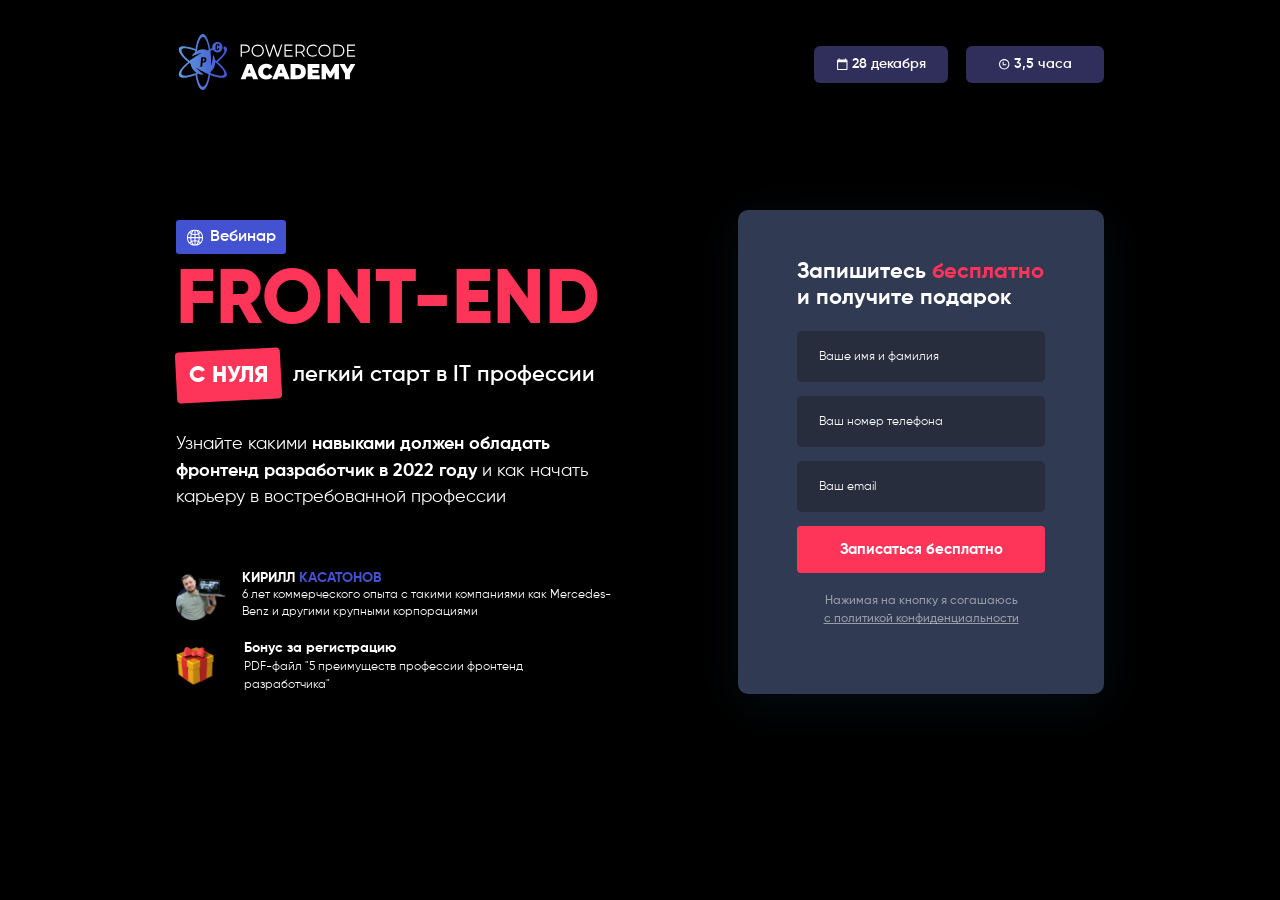
<file: index.html>
<!DOCTYPE html>
<html lang="en" class="Page">
  <head>
    <meta charset="UTF-8" />
    <meta name="viewport" content="width=device-width, initial-scale=1.0" />
    <link rel="stylesheet" href="./style.css" />
    <link rel="icon" href="favicon.ico" />
    <title>PowerCode Academy</title>
  </head>
  <body class="Page__body">
    
    <div class="Page__container">
      <div class="Icons Page__icons">

        <div class="Icons__box Icons__box--html">
          <svg class="Icons__HTML-dot" width="8" height="9" viewBox="0 0 8 9" fill="none" xmlns="http://www.w3.org/2000/svg">
            <circle cx="4" cy="4.45471" r="4" fill="#F16529" />
          </svg>
          <img src="./images/icons/HTML5_logo.svg" alt="icon html" class="Icons__HTML-img">
        </div>
  
  
        <div class="Icons__box Icons__box--css">
          <svg class="Icons__CSS-dot" width="6" height="7" viewBox="0 0 6 7" fill="none" xmlns="http://www.w3.org/2000/svg">
            <circle cx="3" cy="3.45471" r="3" fill="#2965F1" />
          </svg>
          <img src="./images/icons/CSS3_logo.svg" alt="icon css" class="Icons__CSS-img">
        </div>
  
  
        <div class="Icons__box Icons__box--js">
          <svg class="Icons__JS-dot" width="8" height="9" viewBox="0 0 8 9" fill="none" xmlns="http://www.w3.org/2000/svg">
            <circle cx="4" cy="4.45471" r="4" fill="#F0BE25" />
          </svg>
          <img src="./images/icons/JS_logo.svg" alt="icon js" class="Icons__JS-img">
        </div>
  
        <div class="Icons__box Icons__box--sub">
          <svg class="Icons__SUB-dot" width="6" height="6" viewBox="0 0 6 6" fill="none" xmlns="http://www.w3.org/2000/svg">
            <circle cx="3" cy="3" r="3" fill="#FF9800" />
          </svg>
          <img src="./images/icons/sublime_logo.svg" alt="icon sub" class="Icons__SUB">
        </div>
  
        <div class="Icons__box Icons__box--vsc">
          <svg class="Icons__VSC-dot" width="6" height="6" viewBox="0 0 6 6" fill="none" xmlns="http://www.w3.org/2000/svg">
            <circle cx="3" cy="3" r="3" fill="#48AEF3" />
          </svg>
          <img src="./images/icons/VSCode_logo.svg" alt="icon vsc" class="Icons__VSC-img">
        </div>
        
        
        
        
        
      </div>
      <header class="Header Page__header">
        <div class="Header__logo">
          <img src="./images/logo.svg" alt="logo" class="Header__logo-img" />
        </div>
        <div class="Header__info">
          <div class="Info-place Info-place--cal">
            <img
              src="./images/icon_calendar.svg"
              alt="icon of calendar"
              class="Info-place__icon"
            />
            <span class="Info-place__text">28 декабря</span>
          </div>
          <div class="Info-place Info-place--clock">
            <img
              src="./images/icon_clock.svg"
              alt="icon of clock"
              class="Info-place__icon"
            />
            <span class="Info-place__text">3,5 часа</span>
          </div>
        </div>
      </header>
      <main class="Page__main Main">
        <article class="Main__content Content">
          <div class="Content__kind">
            <img
              src="./images/icon_earth.svg"
              alt="icon of earth"
              class="Content__kind-logo"
            />
            <span class="Content__kind-text">Вебинар</span>
          </div>
          <h1 class="Content__title">front-end</h1>
          <div class="Content__subtitle">
            <div class="Box Content__Box">
              <p class="Box__title">с нуля</p>
            </div>
            <p class="Content__subtitle-text">легкий старт в IT профессии</p>
          </div>
          <p class="Content__text">
            Узнайте какими
            <strong
              >навыками должен обладать фронтенд разработчик в 2022 году</strong
            >
            и как начать карьеру в востребованной профессии
          </p>
        </article>
        <article class="Sign-up Main__sign-up">
          <h2 class="Sign-up__title">
            Запишитесь <span class="Sign-up__red">бесплатно</span><br />
            и получите подарок
          </h2>
          <form
            class="Sign-up__form Form"
            name="form"
            action="https://t.me/rgb_hr"
            method="post"
            autocomplete="off"
          >
            <input
              autocomplete="off"
              type="text"
              name="name"
              class="Form__input Form__input-name"
              placeholder="Ваше имя и фамилия"
              required
            />
            <input
              autocomplete="off"
              type="tel"
              name="phone"
              class="Form__input Form__input-phone"
              placeholder="Ваш номер телефона"
              required
              pattern="[0-9]{3}[0-9]{9}"
              title="Please enter valid phone number 380665553322"
            />
            <input
              autocomplete="off"
              type="email"
              name="email"
              class="Form__input Form__input-email"
              placeholder="Ваш email"
              required
            />
            <button class="Form__button" type="submit">
              Записаться бесплатно
            </button>
          </form>
          <p class="Sign-up__privacy">
            Нажимая на кнопку я согашаюсь
            <a href="#" class="Sign-up__privacy-link">
              с политикой конфиденциальности
            </a>
          </p>
        </article>
        <a href="#" class="Bonus Main__bonus">
          <img src="./images/gift.png" alt="" class="Bonus__img" />
          <div class="Bonus__info">
            <h3 class="Bonus__title">Бонус за регистрацию</h3>
            <p class="Bonus__text">
              PDF-файл "5 преимуществ профессии фронтенд разработчика"
            </p>
          </div>
        </a>
        <a href="#" class="About Main__about">
          <img src="./images/about.png" alt="" class="About__img" />
          <div class="About__info">
            <h3 class="About__title">
              Кирилл <span class="About__title-blue">КАСАТОНОВ</span>
            </h3>
            <p class="About__text">
              6 лет коммерческого опыта с такими компаниями как Mercedes-Benz и
              другими крупными корпорациями
            </p>
          </div>
        </a>
      </main>
    </div>
    <footer class="Footer Page__footer">
      <p class="Footer__text">front-end developer</p>
    </footer>
  </body>
</html>
</file>
<file: style.css>
* {
  box-sizing: border-box;
}

body,
h1,
h2,
h3,
p,
input,
button {
  margin: 0;
  padding: 0;
}

@font-face {
  font-family: "Gilroy";
  src: url("../fonts/Gilroy-Regular.ttf") format("truetype");
  font-style: normal;
  font-weight: 400;
}
@font-face {
  font-family: "Gilroy";
  src: url("../fonts/Gilroy-Medium.ttf") format("truetype");
  font-style: normal;
  font-weight: 500;
}
@font-face {
  font-family: "Gilroy";
  src: url("../fonts/Gilroy-SemiBold.ttf") format("truetype");
  font-style: normal;
  font-weight: 600;
}
@font-face {
  font-family: "Gilroy";
  src: url("../fonts/Gilroy-Bold.ttf") format("truetype");
  font-style: normal;
  font-weight: 700;
}
@font-face {
  font-family: "Gilroy";
  src: url("../fonts/Gilroy-ExtraBold.ttf") format("truetype");
  font-style: normal;
  font-weight: 800;
}
.Info-place {
  background-color: #302e5a;
  display: flex;
  align-items: center;
  gap: 3px;
  border-radius: 6px;
}
.Info-place--cal {
  padding: 6px;
}
@media (min-width: 768px) {
  .Info-place--cal {
    padding: 12px 22px;
  }
}
.Info-place--clock {
  padding: 6px 12px;
}
@media (min-width: 768px) {
  .Info-place--clock {
    padding: 12px 32px;
  }
}
.Info-place__text {
  color: #fff;
  font-weight: 600;
  font-size: 11px;
  line-height: 76%;
}
@media (min-width: 768px) {
  .Info-place__text {
    font-size: 14px;
  }
}

.Header {
  display: flex;
  justify-content: space-between;
  align-items: center;
}
.Header__info {
  display: flex;
  gap: 6px;
}
@media (min-width: 1024px) {
  .Header__info {
    gap: 18px;
  }
}
@media (min-width: 1024px) {
  .Header__logo-img {
    width: 182px;
    height: 56px;
  }
}

.Page {
  font-family: "Gilroy", sans-serif;
  font-weight: 400;
  font-size: 12px;
}
.Page__body {
  background-color: #000;
  height: 100vh;
  display: flex;
  flex-direction: column;
  justify-content: space-between;
}
.Page__header {
  margin-bottom: 32px;
}
@media (min-width: 1024px) {
  .Page__header {
    margin-bottom: 116px;
  }
}
.Page__container {
  position: relative;
  padding: 28px 16px 59px;
  max-width: 928px;
  margin: 0 auto;
}
@media (min-width: 1024px) {
  .Page__container {
    padding: 34px 0 0;
  }
}
.Page__icons {
  display: none;
  position: absolute;
  right: -250px;
  top: 230px;
}
@media (min-width: 1440px) {
  .Page__icons {
    display: block;
  }
}
@media (min-width: 1024px) {
  .Page__main {
    margin-bottom: 27px;
  }
}

.Content {
  display: flex;
  flex-direction: column;
  justify-content: center;
  align-items: center;
}
@media (min-width: 768px) {
  .Content {
    align-items: start;
  }
}
.Content__kind {
  display: flex;
  gap: 5px;
  align-items: center;
  background-color: #4252d1;
  width: min-content;
  padding: 5px 10px;
  border-radius: 3px;
}
@media (min-width: 1024px) {
  .Content__kind {
    margin-top: 10px;
  }
}
@media (min-width: 1024px) {
  .Content__kind-logo {
    width: 19px;
    height: 19px;
  }
}
.Content__kind-text {
  font-weight: 600;
  line-height: 150%;
  color: #fff;
}
@media (min-width: 1024px) {
  .Content__kind-text {
    font-size: 16px;
  }
}
.Content__title {
  white-space: nowrap;
  font-weight: 800;
  font-size: 53px;
  text-transform: uppercase;
  text-align: center;
  color: #ff3459;
}
@media (min-width: 768px) {
  .Content__title {
    font-size: 65px;
  }
}
@media (min-width: 1024px) {
  .Content__title {
    font-size: 77px;
  }
}
.Content__subtitle {
  color: #fff;
  display: flex;
  gap: 12px;
  align-items: center;
  justify-content: center;
  margin-bottom: 17px;
}
@media (min-width: 1024px) {
  .Content__subtitle {
    margin-bottom: 30px;
  }
}
.Content__subtitle-text {
  font-weight: 600;
  font-size: 15px;
}
@media (min-width: 768px) {
  .Content__subtitle-text {
    font-size: 18px;
  }
}
@media (min-width: 1024px) {
  .Content__subtitle-text {
    font-size: 22px;
  }
}
.Content__text {
  font-size: 14px;
  line-height: 148%;
  text-align: center;
  color: #fff;
  margin-bottom: 21px;
}
@media (min-width: 768px) {
  .Content__text {
    text-align: left;
    font-size: 16px;
  }
}
@media (min-width: 1024px) {
  .Content__text {
    font-size: 18px;
    margin-bottom: 59px;
  }
}

@media (min-width: 768px) {
  .Main {
    display: grid;
    column-gap: 20px;
    grid-template-columns: repeat(12, 1fr);
  }
}
.Main__content {
  max-width: 350px;
  margin: 0 auto;
  grid-column: 1/7;
  grid-row: 1/2;
  justify-content: start;
}
@media (min-width: 768px) {
  .Main__content {
    max-width: 100%;
  }
}
.Main__bonus {
  margin: 0 auto 22px;
  grid-column: 1/6;
  grid-row: 3/4;
}
@media (min-width: 768px) {
  .Main__bonus {
    margin: 0;
  }
}
.Main__about {
  margin: 0 auto;
  grid-column: 1/7;
  grid-row: 2/3;
}
@media (min-width: 768px) {
  .Main__about {
    margin: 0;
  }
}
.Main__sign-up {
  margin: 36px auto 0;
  margin-bottom: 36px;
  grid-column: 7/-1;
  grid-row: 1/4;
  justify-self: end;
}
@media (min-width: 768px) {
  .Main__sign-up {
    margin: 0;
  }
}
@media (min-width: 1024px) {
  .Main__sign-up {
    grid-column: 8/-1;
  }
}

.Box {
  background-color: #ff3459;
  width: max-content;
  padding: 8px 11px;
  border-radius: 4px;
  position: relative;
  transform: rotate(-3deg);
}
@media (min-width: 1024px) {
  .Box {
    padding: 11px 13px;
  }
}
.Box__title {
  font-weight: 800;
  font-size: 16px;
  text-transform: uppercase;
  color: #fff;
  transform: rotate(3deg);
}
@media (min-width: 768px) {
  .Box__title {
    font-size: 20px;
  }
}
@media (min-width: 1024px) {
  .Box__title {
    font-size: 23px;
  }
}

.Sign-up {
  box-shadow: 0 9px 45px 0 rgba(40, 127, 165, 0.1);
  background: #303a53;
  border-radius: 9px;
  padding: 40px 20px;
  max-width: 350px;
}
@media (min-width: 768px) {
  .Sign-up {
    max-width: 100%;
    padding: 50px 59px;
    border-radius: 10px;
  }
}
.Sign-up__title {
  font-weight: 700;
  font-size: 20px;
  line-height: 116%;
  text-align: center;
  color: #fff;
  margin-bottom: 18px;
}
@media (min-width: 768px) {
  .Sign-up__title {
    text-align: left;
  }
}
@media (min-width: 1024px) {
  .Sign-up__title {
    font-size: 22px;
    margin-bottom: 20px;
  }
}
.Sign-up__red {
  color: #ff3459;
}
.Sign-up__privacy {
  font-weight: 500;
  font-size: 11px;
  line-height: 149%;
  text-align: center;
  color: rgba(255, 255, 255, 0.5);
}
@media (min-width: 768px) {
  .Sign-up__privacy {
    font-size: 12px;
  }
}
.Sign-up__privacy-link {
  display: block;
  color: inherit;
  text-decoration-skip-ink: none;
}

.Form {
  display: flex;
  flex-direction: column;
  gap: 14px;
  align-items: center;
}
@media (min-width: 1024px) {
  .Form {
    width: 248px;
  }
}
.Form__input {
  border-radius: 4px;
  width: 100%;
  max-width: 286px;
  height: 46px;
  background-color: #272d3d;
  outline: none;
  border: none;
  font-family: inherit;
  color: #fff;
  font-size: 12px;
  padding: 12px 26px;
}
@media (min-width: 768px) {
  .Form__input {
    width: 100%;
    height: 51px;
    border-radius: 5px;
    padding: 13px 22px;
  }
}
.Form__input::placeholder {
  color: #fff;
}
.Form__button {
  background-color: #0048ff;
  padding: 12px 35px;
  border-radius: 4px;
  border: none;
  font-family: inherit;
  font-weight: 700;
  font-size: 14px;
  line-height: 154%;
  text-align: center;
  color: #fff;
  margin-bottom: 18px;
}
@media (min-width: 768px) {
  .Form__button {
    background-color: #ff3459;
    width: 100%;
    max-width: 250px;
    margin-bottom: 20px;
    font-size: 15px;
  }
}

.Bonus {
  text-decoration: none;
  display: flex;
  gap: 16px;
  max-width: 225px;
}
@media (min-width: 768px) {
  .Bonus {
    max-width: 100%;
    gap: 30px;
    align-items: center;
  }
}
.Bonus__img {
  width: 46px;
  height: 46px;
}
@media (min-width: 768px) {
  .Bonus__img {
    width: 38px;
    height: 38px;
  }
}
.Bonus__info {
  display: flex;
  flex-direction: column;
}
.Bonus__title {
  font-weight: 700;
  font-size: 14px;
  line-height: 148%;
  color: #fff;
}
.Bonus__text {
  line-height: 148%;
  color: #fff;
}

.About {
  text-decoration: none;
  display: flex;
  gap: 16px;
  max-width: 225px;
}
@media (min-width: 768px) {
  .About {
    max-width: 100%;
    align-items: center;
  }
}
@media (min-width: 1024px) {
  .About {
    margin-bottom: 16px;
  }
}
.About__img {
  width: 46px;
  height: 46px;
}
@media (min-width: 768px) {
  .About__img {
    width: 51px;
    height: 49px;
  }
}
.About__info {
  display: flex;
  flex-direction: column;
}
.About__title {
  font-weight: 700;
  font-size: 14px;
  line-height: 120%;
  text-transform: uppercase;
  color: #fff;
}
.About__title-blue {
  color: #4252d1;
}
.About__text {
  line-height: 148%;
  color: #fff;
}

.Footer {
  display: none;
}
@media (min-width: 1440px) {
  .Footer {
    display: block;
  }
}
.Footer__text {
  white-space: nowrap;
  text-align: center;
  color: transparent;
  text-transform: uppercase;
  font-weight: 800;
  font-size: 8vw;
  -webkit-text-stroke-color: #fff;
  -webkit-text-stroke-width: 2px;
  opacity: 5%;
}

.Icons {
  width: 256px;
  height: 474px;
}
.Icons__box {
  position: absolute;
}
.Icons__box--html {
  top: 36px;
  right: 20px;
}
.Icons__box--css {
  top: 140px;
  right: 120px;
}
.Icons__box--js {
  top: 200px;
  right: 20px;
}
.Icons__box--sub {
  top: 280px;
  right: 140px;
}
.Icons__box--vsc {
  top: 340px;
  right: 50px;
}
.Icons__HTML-dot {
  position: absolute;
  top: 15px;
  right: -5px;
}
.Icons__CSS-dot {
  position: absolute;
  top: -5px;
  right: 10px;
}
.Icons__JS-dot {
  position: absolute;
  top: 17px;
  right: -15px;
}
.Icons__SUB-dot {
  position: absolute;
  top: -15px;
  right: 5px;
}
.Icons__VSC-dot {
  position: absolute;
  bottom: 17px;
  right: -10px;
}

/*# sourceMappingURL=style.css.map */
</file>
